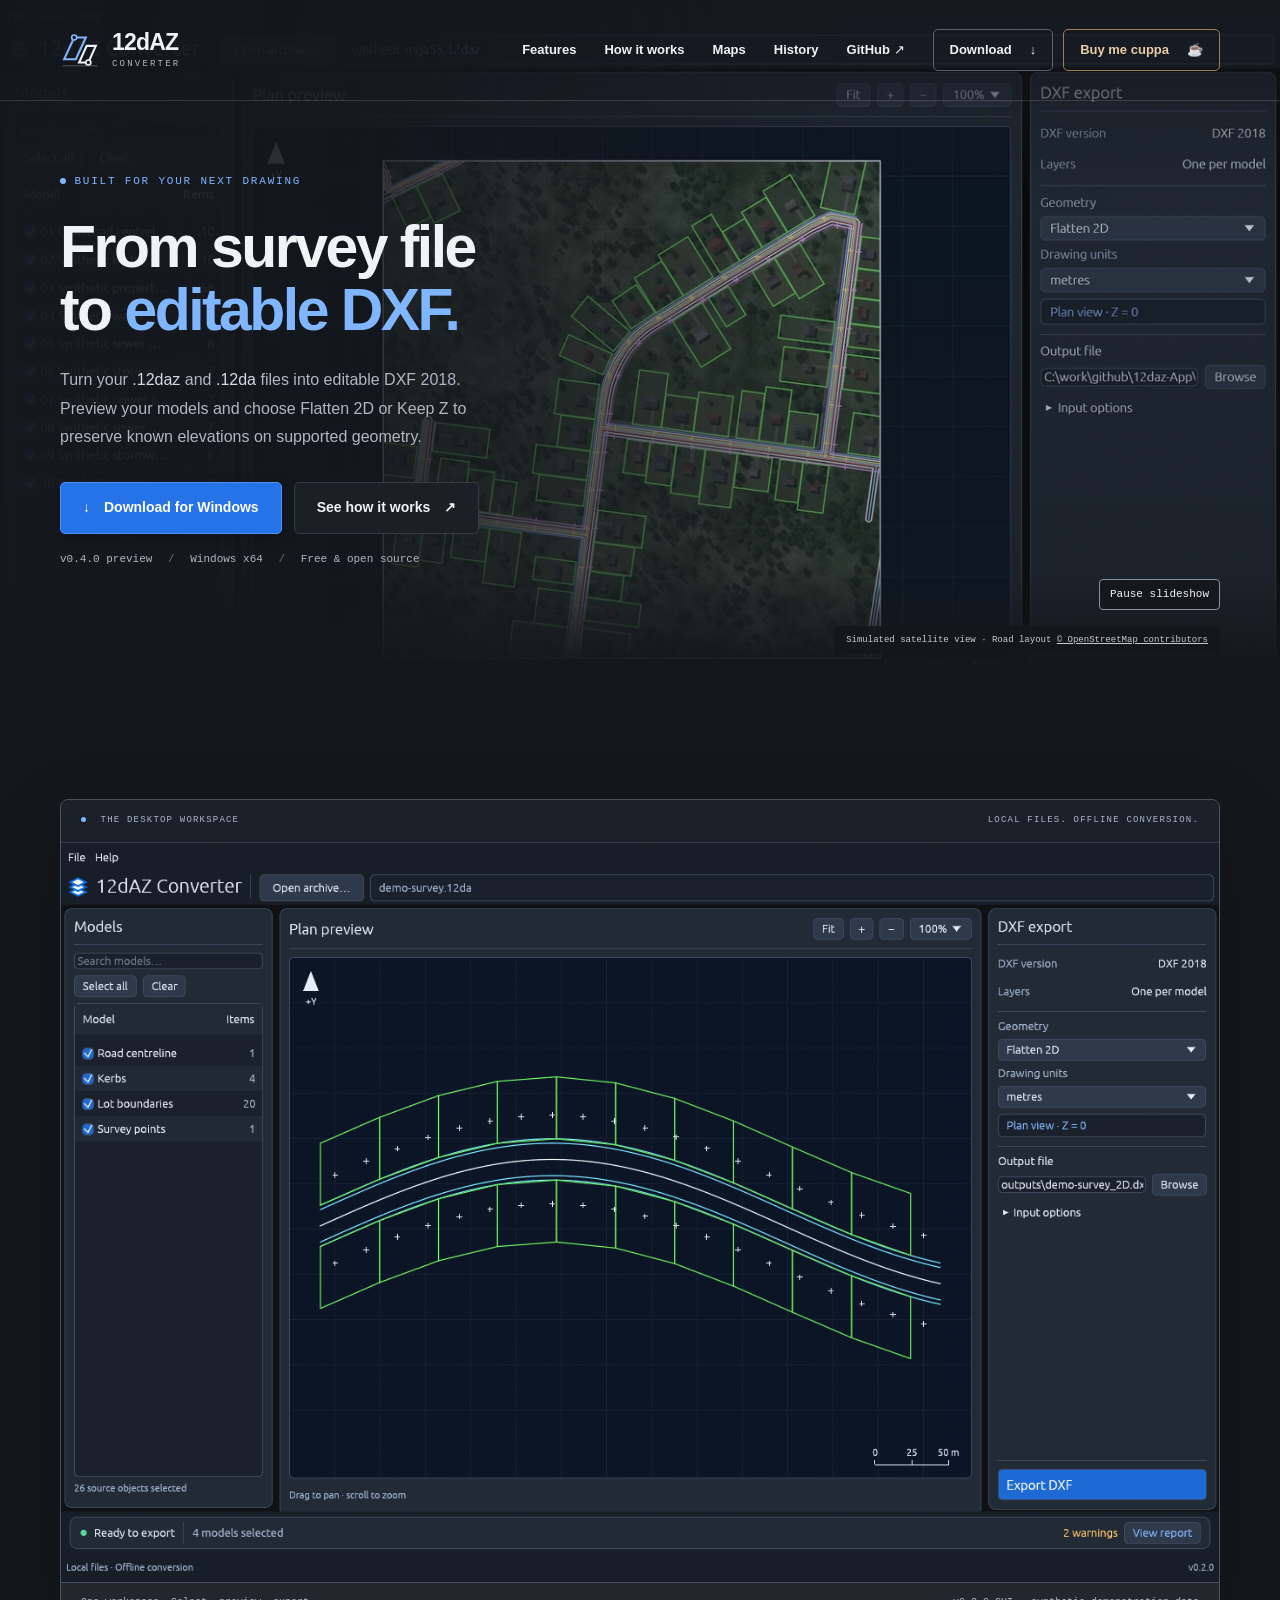
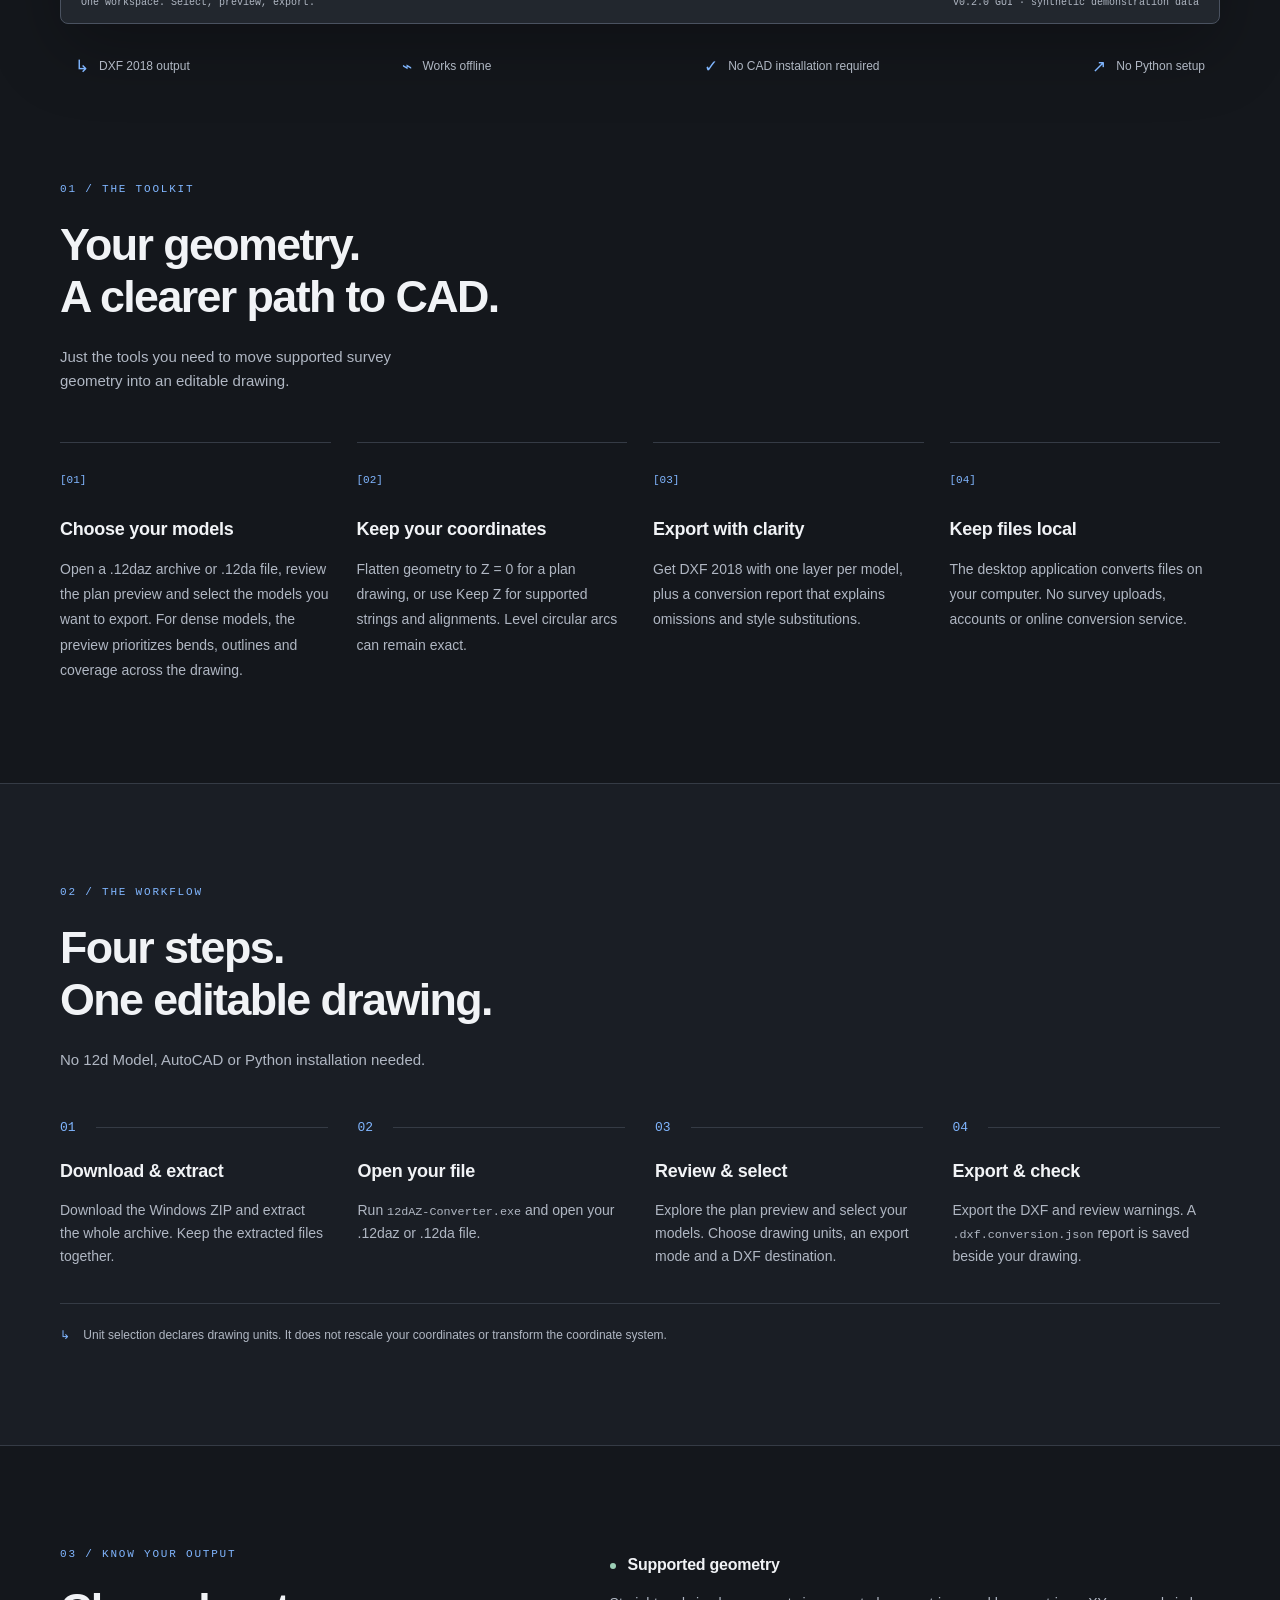
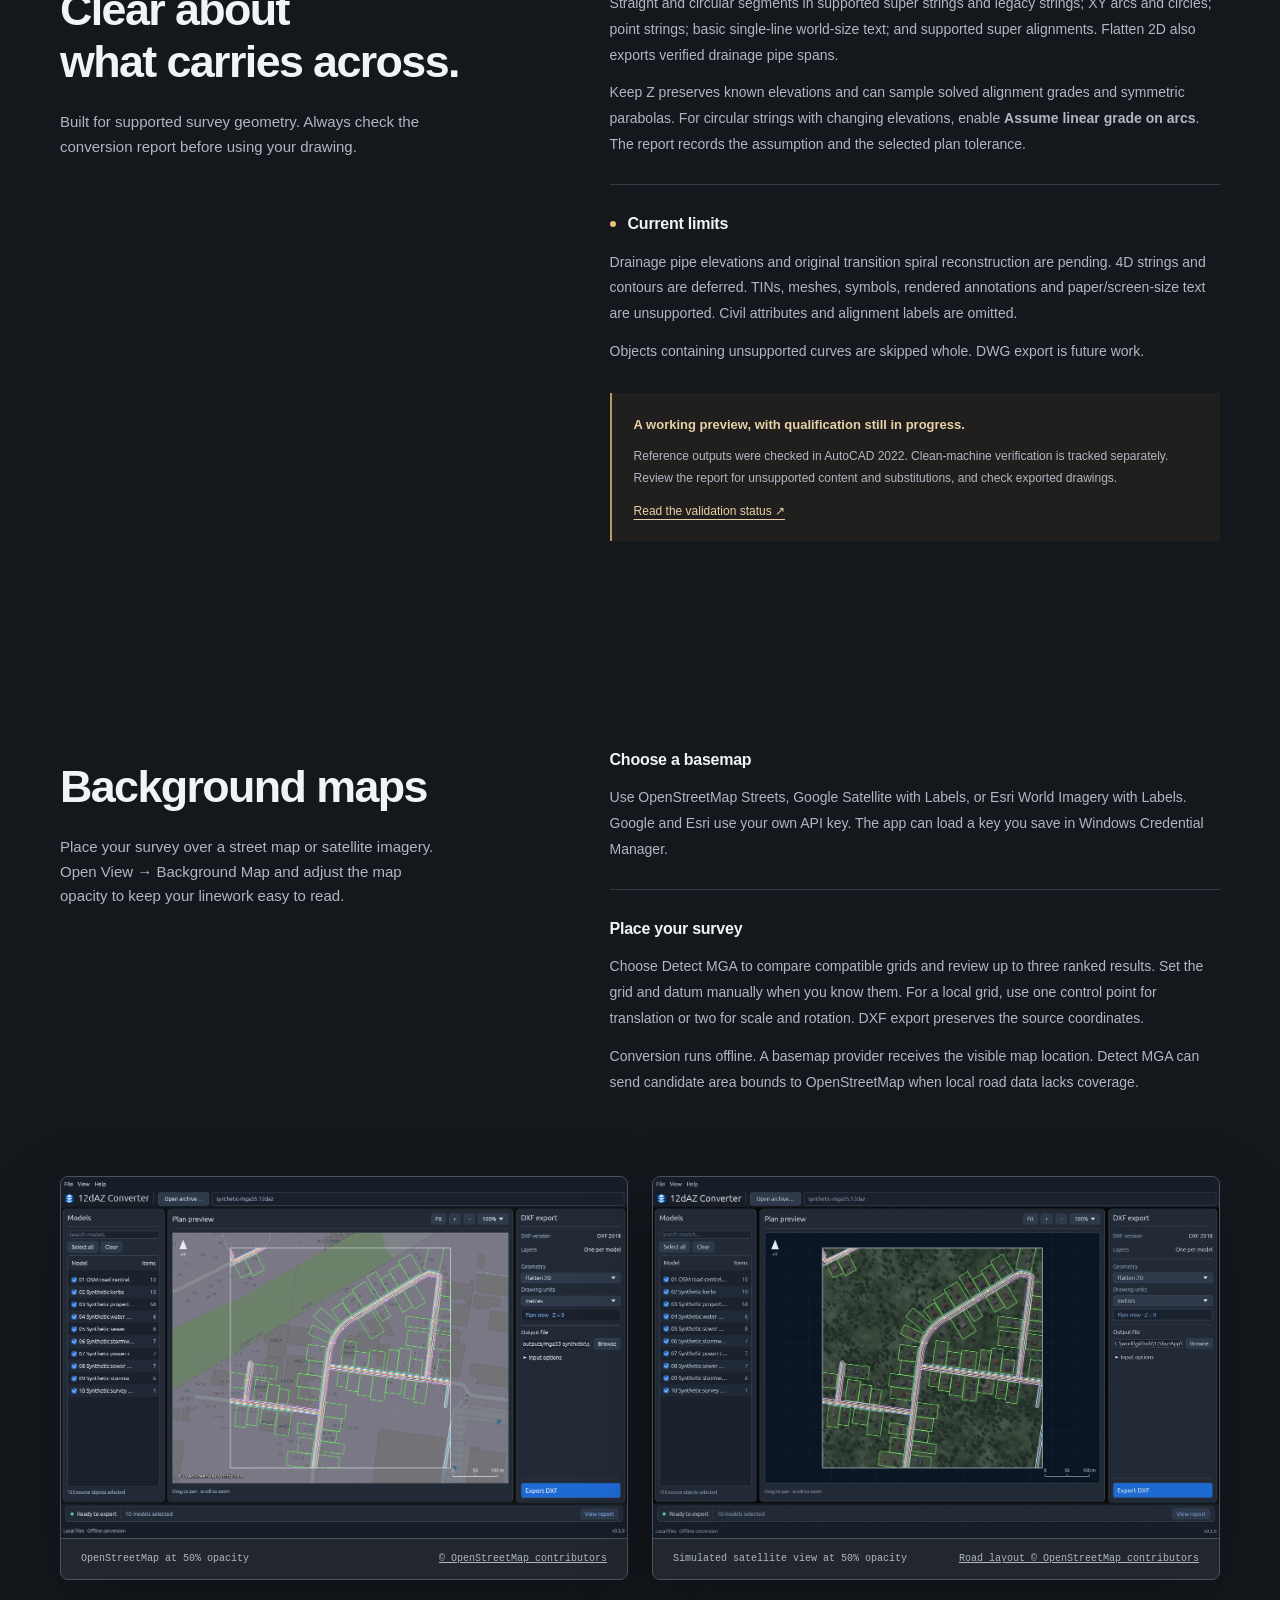
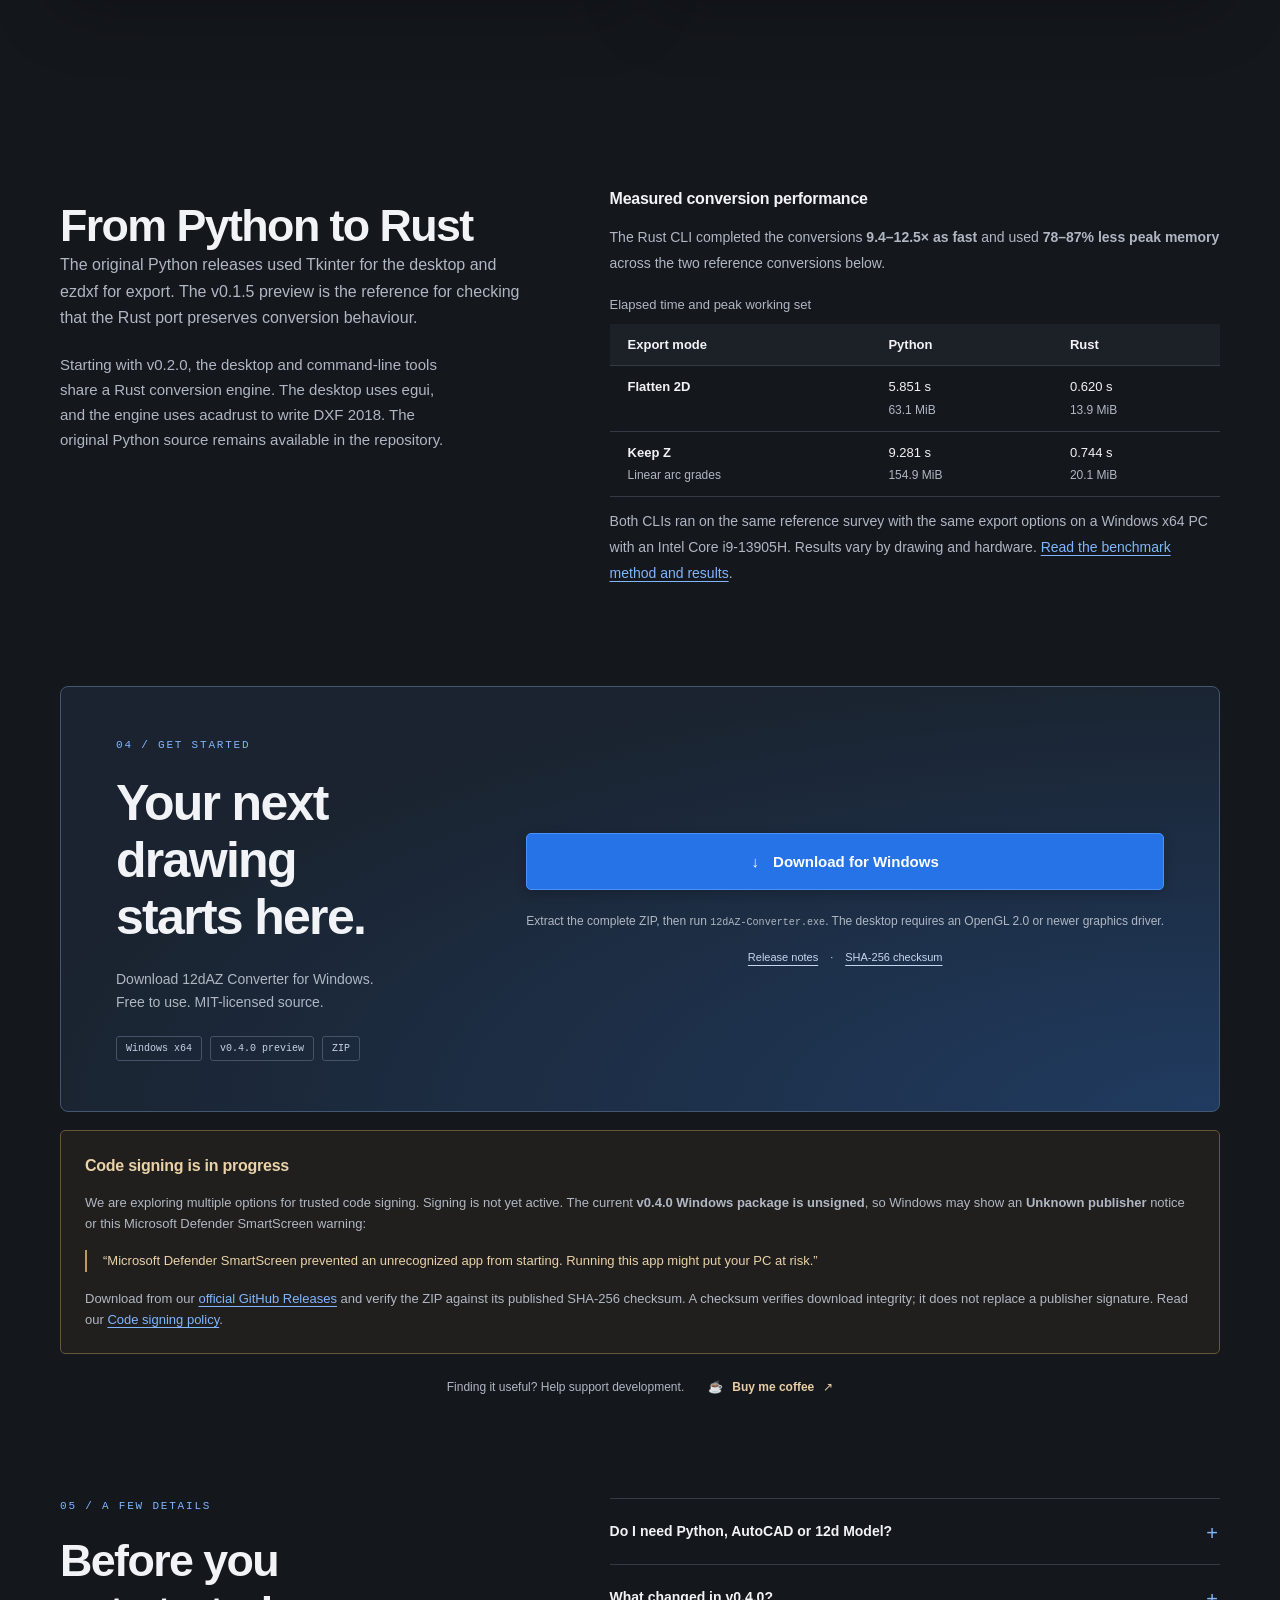
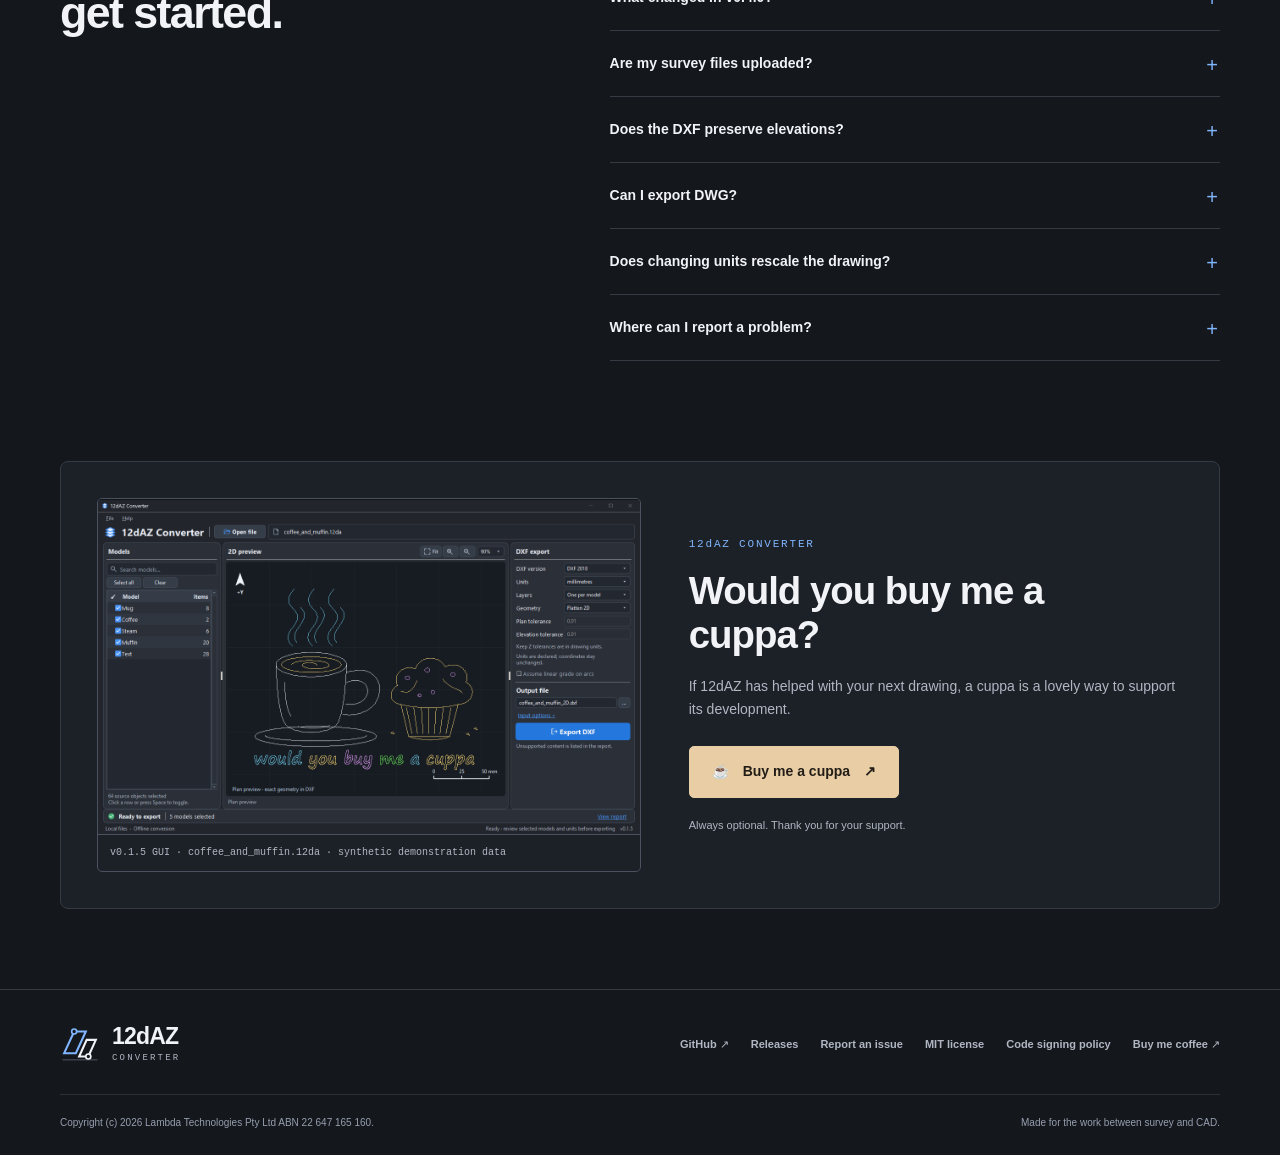
<file: website/index.html>
<!doctype html>
<html lang="en">
  <head>
    <meta charset="utf-8" />
    <meta name="viewport" content="width=device-width, initial-scale=1" />
    <meta name="theme-color" content="#14171c" />
    <title>12dAZ Converter — 12daz and 12da to 2D and 3D DXF</title>
    <meta
      name="description"
      content="Convert 12daz and 12da files to editable DXF 2018. Flatten to 2D or keep supported elevations with the free offline Windows converter."
    />
    <meta
      property="og:title"
      content="12dAZ Converter — From survey file to editable DXF"
    />
    <meta
      property="og:description"
      content="A free offline Windows converter for supported 12daz and 12da geometry with Flatten 2D and Keep Z export modes."
    />
    <meta property="og:type" content="website" />
    <link rel="icon" href="assets/favicon.svg" type="image/svg+xml" />
    <link rel="stylesheet" href="styles.css" />
  </head>
  <body>
    <a class="skip-link" href="#main">Skip to content</a>
    <div class="hero-masthead">
          <figure class="hero-photo" aria-label="Survey imagery">
            <div class="hero-slides">
            <img
              class="hero-slide hero-slide-aerial is-active"
              src="assets/12daz-converter-mga55-simulated-aerial.webp"
              width="1330"
              height="849"
              alt="12dAZ Converter showing a synthetic MGA Zone 55 survey over simulated satellite imagery"
              data-hero-credit="aerial"
              fetchpriority="high"
            />
            <img
              class="hero-slide"
              src="assets/surveyor-hero.webp"
              srcset="assets/surveyor-hero-960.webp 960w, assets/surveyor-hero.webp 1672w"
              sizes="100vw"
              width="1672"
              height="941"
              alt="Illustrative scene of two surveyors, an Asian woman and an older man wearing glasses, working with a total station beside a laptop displaying a synthetic road survey plan"
              aria-hidden="true"
            />
            <img class="hero-slide" src="assets/surveyor-port.webp"
              srcset="assets/surveyor-port-960.webp 960w, assets/surveyor-port.webp 1672w"
              sizes="100vw"
              width="1672" height="941" alt="Illustrative port survey with a man using a radio and a woman working at a laptop showing a synthetic quay plan" aria-hidden="true" />
            <img class="hero-slide" src="assets/surveyor-mine-driver.webp"
              srcset="assets/surveyor-mine-driver-960.webp 960w, assets/surveyor-mine-driver.webp 1536w"
              sizes="100vw"
              width="1536" height="864" alt="A surveyor wearing a hijab and hard hat drives an open-top utility vehicle carrying a tripod and survey equipment through an open-pit mine" aria-hidden="true" />
            </div>
          </figure>
          <p class="hero-credit">
            <span data-hero-caption="aerial">Simulated satellite view · Road layout <a href="https://www.openstreetmap.org/copyright">© OpenStreetMap contributors</a></span>
            <span data-hero-caption="illustration" hidden>AI-generated scene · synthetic survey · illustrative interface</span>
          </p>
          <button class="hero-pause" type="button" hidden>Pause slideshow</button>
    <header class="site-header">
      <div class="container header-inner">
        <a class="brand" href="#" aria-label="12dAZ Converter home"
          ><img class="brand-mark" src="assets/brand-mark.svg" width="40" height="40" alt="" /
          ><span class="brand-wordmark">12dAZ<span class="brand-light">Converter</span></span></a
        >
        <nav aria-label="Main navigation">
          <a href="#features">Features</a>
          <a href="#how-it-works">How it works</a>
          <a href="#background-maps">Maps</a>
          <a href="#history">History</a>
          <a href="https://github.com/Ala-Ismail/12daz-App"
            >GitHub <span aria-hidden="true">↗</span></a
          >
          <div class="nav-actions">
            <a class="nav-download" href="#download"
              >Download <span aria-hidden="true">↓</span></a
            >
            <a class="nav-cuppa" href="https://paypal.me/12dazapp"
              >Buy me cuppa <span aria-hidden="true">☕</span></a
            >
          </div>
        </nav>
      </div>
    </header>
      <section class="hero-title" aria-labelledby="hero-title">
          <div class="hero-copy container">
        <div class="eyebrow">
          <span class="status-dot" aria-hidden="true"></span> BUILT FOR YOUR
          NEXT DRAWING
        </div>
        <h1 id="hero-title">
          From survey file<br />to <span>editable DXF.</span>
        </h1>
        <p class="hero-description">
          Turn your <strong>.12daz</strong> and <strong>.12da</strong> files
          into editable DXF 2018. Preview your models and choose Flatten 2D
          or Keep Z to preserve known elevations on supported geometry.
        </p>
        <div class="hero-actions">
          <a
            class="button button-primary"
            href="https://github.com/Ala-Ismail/12daz-App/releases/download/v0.4.0/12dAZ-Converter-0.4.0-Windows-x64.zip"
            ><span aria-hidden="true">↓</span> Download for Windows</a
          >
          <a class="button button-secondary" href="#how-it-works"
            >See how it works <span aria-hidden="true">↗</span></a
          >
        </div>
        <p class="release-meta">
          v0.4.0 preview <span aria-hidden="true">/</span> Windows x64
          <span aria-hidden="true">/</span> Free &amp; open source
        </p>
          </div>
      </section>
    </div>

    <main id="main">
      <section class="hero container" aria-label="Application preview">
        <figure class="app-preview">
          <div class="preview-bar" aria-hidden="true">
            <span><i></i> THE DESKTOP WORKSPACE</span
            ><span>LOCAL FILES. OFFLINE CONVERSION.</span>
          </div>
          <a
            href="assets/12daz-converter-rust-0.2.0.png"
            aria-label="View the full-size 12dAZ Converter application screenshot"
          >
            <img
              src="assets/12daz-converter-rust-0.2.0.png"
              width="1330"
              height="849"
              alt="12dAZ Converter v0.2.0 showing selected survey models, a plan preview and DXF export settings"
              loading="lazy"
            />
          </a>
          <figcaption>
            <span>One workspace. Select, preview, export.</span
            ><span>v0.2.0 GUI · synthetic demonstration data</span>
          </figcaption>
        </figure>
        <div class="facts" aria-label="Application essentials">
          <span><b aria-hidden="true">↳</b> DXF 2018 output</span
          ><span><b aria-hidden="true">⌁</b> Works offline</span
          ><span><b aria-hidden="true">✓</b> No CAD installation required</span
          ><span><b aria-hidden="true">↗</b> No Python setup</span>
        </div>
      </section>

      <section
        class="section container"
        id="features"
        aria-labelledby="features-title"
      >
        <div class="section-heading">
          <p class="eyebrow">01 / THE TOOLKIT</p>
          <h2 id="features-title">
            Your geometry.<br />A clearer path to CAD.
          </h2>
          <p>
            Just the tools you need to move supported survey geometry into an
            editable drawing.
          </p>
        </div>
        <div class="feature-grid">
          <article class="feature">
            <span class="feature-index">[01]</span>
            <h3>Choose your models</h3>
            <p>
              Open a .12daz archive or .12da file, review the plan preview and
              select the models you want to export. For dense models, the
              preview prioritizes bends, outlines and coverage across the drawing.
            </p>
          </article>
          <article class="feature">
            <span class="feature-index">[02]</span>
            <h3>Keep your coordinates</h3>
            <p>
              Flatten geometry to Z = 0 for a plan drawing, or use Keep Z for
              supported strings and alignments. Level circular arcs can remain exact.
            </p>
          </article>
          <article class="feature">
            <span class="feature-index">[03]</span>
            <h3>Export with clarity</h3>
            <p>
              Get DXF 2018 with one layer per model, plus a conversion report
              that explains omissions and style substitutions.
            </p>
          </article>
          <article class="feature">
            <span class="feature-index">[04]</span>
            <h3>Keep files local</h3>
            <p>
              The desktop application converts files on your computer. No survey
              uploads, accounts or online conversion service.
            </p>
          </article>
        </div>
      </section>

      <section
        class="workflow-section"
        id="how-it-works"
        aria-labelledby="workflow-title"
      >
        <div class="container section">
          <div class="section-heading">
            <p class="eyebrow">02 / THE WORKFLOW</p>
            <h2 id="workflow-title">Four steps.<br />One editable drawing.</h2>
            <p>No 12d Model, AutoCAD or Python installation needed.</p>
          </div>
          <ol class="steps">
            <li>
              <span class="step-number" aria-hidden="true">01</span>
              <h3>Download &amp; extract</h3>
              <p>
                Download the Windows ZIP and extract the whole archive. Keep the
                extracted files together.
              </p>
            </li>
            <li>
              <span class="step-number" aria-hidden="true">02</span>
              <h3>Open your file</h3>
              <p>
                Run <code>12dAZ-Converter.exe</code> and open your .12daz or
                .12da file.
              </p>
            </li>
            <li>
              <span class="step-number" aria-hidden="true">03</span>
              <h3>Review &amp; select</h3>
              <p>
                Explore the plan preview and select your models. Choose drawing
                units, an export mode and a DXF destination.
              </p>
            </li>
            <li>
              <span class="step-number" aria-hidden="true">04</span>
              <h3>Export &amp; check</h3>
              <p>
                Export the DXF and review warnings. A
                <code>.dxf.conversion.json</code> report is saved beside your
                drawing.
              </p>
            </li>
          </ol>
          <p class="unit-note">
            <span aria-hidden="true">↳</span> Unit selection declares drawing
            units. It does not rescale your coordinates or transform the
            coordinate system.
          </p>
        </div>
      </section>

      <section
        class="section container geometry-section"
        aria-labelledby="geometry-title"
      >
        <div class="section-heading">
          <p class="eyebrow">03 / KNOW YOUR OUTPUT</p>
          <h2 id="geometry-title">Clear about<br />what carries across.</h2>
          <p>
            Built for supported survey geometry. Always check the conversion
            report before using your drawing.
          </p>
        </div>
        <div class="geometry-content">
          <div class="geometry-group">
            <h3>
              <span class="small-dot supported" aria-hidden="true"></span>
              Supported geometry
            </h3>
            <p>
              Straight and circular segments in supported super strings and
              legacy strings; XY arcs and circles; point strings; basic
              single-line world-size text; and supported super alignments.
              Flatten 2D also exports verified drainage pipe spans.
            </p>
            <p>
              Keep Z preserves known elevations and can sample solved alignment
              grades and symmetric parabolas. For circular strings with changing
              elevations, enable <strong>Assume linear grade on arcs</strong>.
              The report records the assumption and the selected plan tolerance.
            </p>
          </div>
          <div class="geometry-group">
            <h3>
              <span class="small-dot limited" aria-hidden="true"></span> Current
              limits
            </h3>
            <p>
              Drainage pipe elevations and original transition spiral reconstruction
              are pending. 4D strings and contours are deferred. TINs, meshes,
              symbols, rendered annotations and paper/screen-size text are
              unsupported. Civil attributes and alignment labels are omitted.
            </p>
            <p>
              Objects containing unsupported curves are skipped whole. DWG
              export is future work.
            </p>
          </div>
          <aside class="preview-notice">
            <strong
              >A working preview, with qualification still in progress.</strong
            >
            <p>
              Reference outputs were checked in AutoCAD 2022. Clean-machine
              verification is tracked separately. Review the report for
              unsupported content and substitutions, and check exported drawings.
            </p>
            <a
              href="https://github.com/Ala-Ismail/12daz-App/blob/main/docs/rust_migration_validation.md"
              >Read the validation status <span aria-hidden="true">↗</span></a
            >
          </aside>
        </div>
      </section>

      <section
        class="section container geometry-section"
        id="background-maps"
        aria-labelledby="background-maps-title"
      >
        <div class="section-heading">
          <h2 id="background-maps-title">Background maps</h2>
          <p>
            Place your survey over a street
            map or satellite imagery. Open View → Background Map and adjust
            the map opacity to keep your linework easy to read.
          </p>
        </div>
        <div class="geometry-content">
          <div class="geometry-group">
            <h3>Choose a basemap</h3>
            <p>
              Use OpenStreetMap Streets, Google Satellite with Labels, or Esri
              World Imagery with Labels. Google and Esri use your own API key.
              The app can load a key you save in Windows Credential Manager.
            </p>
          </div>
          <div class="geometry-group">
            <h3>Place your survey</h3>
            <p>
              Choose Detect MGA to compare compatible grids and review up to
              three ranked results. Set the grid and datum manually when you
              know them. For a local grid, use one control point for translation
              or two for scale and rotation. DXF export preserves the source
              coordinates.
            </p>
            <p>
              Conversion runs offline. A basemap provider receives the visible
              map location. Detect MGA can send candidate area bounds to OpenStreetMap
              when local road data lacks coverage.
            </p>
          </div>
        </div>
        <div class="map-examples">
          <figure class="app-preview">
            <a href="assets/12daz-converter-mga55-openstreetmap.png">
              <img
                src="assets/12daz-converter-mga55-openstreetmap.png"
                alt="12dAZ Converter showing synthetic road, property and utility linework over an OpenStreetMap basemap"
                width="1330"
                height="849"
                loading="lazy"
              />
            </a>
            <figcaption>
              <span>OpenStreetMap at 50% opacity</span>
              <a href="https://www.openstreetmap.org/copyright">© OpenStreetMap contributors</a>
            </figcaption>
          </figure>
          <figure class="app-preview">
            <a href="assets/12daz-converter-mga55-simulated-aerial.webp">
              <img
                src="assets/12daz-converter-mga55-simulated-aerial.webp"
                alt="12dAZ Converter showing the same synthetic MGA Zone 55 survey over simulated satellite imagery"
                width="1330"
                height="849"
                loading="lazy"
              />
            </a>
            <figcaption>
              <span>Simulated satellite view at 50% opacity</span>
              <a href="https://www.openstreetmap.org/copyright">Road layout © OpenStreetMap contributors</a>
            </figcaption>
          </figure>
        </div>
      </section>

      <section
        class="section container geometry-section"
        id="history"
        aria-labelledby="history-title"
      >
        <div class="section-heading">
          <h2 id="history-title">From Python to Rust</h2>
          <p>
            The original Python releases used Tkinter for the desktop and
            ezdxf for export. The v0.1.5 preview is the reference for checking
            that the Rust port preserves conversion behaviour.
          </p>
          <p>
            Starting with v0.2.0, the desktop and command-line tools share a
            Rust conversion engine. The desktop uses egui, and the engine uses
            acadrust to write DXF 2018. The original Python source remains available in
            the repository.
          </p>
        </div>
        <div class="geometry-content">
          <div class="geometry-group">
            <h3>Measured conversion performance</h3>
            <p>
              The Rust CLI completed the conversions <strong>9.4–12.5× as fast</strong>
              and used <strong>78–87% less peak memory</strong>
              across the two reference conversions below.
            </p>
            <table class="benchmark-table">
              <caption>Elapsed time and peak working set</caption>
              <thead>
                <tr>
                  <th scope="col">Export mode</th>
                  <th scope="col">Python</th>
                  <th scope="col">Rust</th>
                </tr>
              </thead>
              <tbody>
                <tr>
                  <th scope="row">Flatten 2D</th>
                  <td>5.851 s <span>63.1 MiB</span></td>
                  <td>0.620 s <span>13.9 MiB</span></td>
                </tr>
                <tr>
                  <th scope="row">Keep Z <span>Linear arc grades</span></th>
                  <td>9.281 s <span>154.9 MiB</span></td>
                  <td>0.744 s <span>20.1 MiB</span></td>
                </tr>
              </tbody>
            </table>
            <p>
              Both CLIs ran on the same reference survey with the same export
              options on a Windows x64 PC with an Intel Core i9-13905H.
              Results vary by drawing and hardware.
              <a href="https://github.com/Ala-Ismail/12daz-App/blob/main/docs/rust_migration_validation.md#conversion-and-repeatability">Read the benchmark method and results</a>.
            </p>
          </div>
        </div>
      </section>

      <section
        class="container download-section"
        id="download"
        aria-labelledby="download-title"
      >
        <div class="download-panel">
          <div>
            <p class="eyebrow">04 / GET STARTED</p>
            <h2 id="download-title">Your next drawing<br />starts here.</h2>
            <p>
              Download 12dAZ Converter for Windows.<br />Free to use.
              MIT-licensed source.
            </p>
            <div class="download-tags">
              <span>Windows x64</span><span>v0.4.0 preview</span
              ><span>ZIP</span>
            </div>
          </div>
          <div class="download-actions">
            <a
              class="button button-primary"
              href="https://github.com/Ala-Ismail/12daz-App/releases/download/v0.4.0/12dAZ-Converter-0.4.0-Windows-x64.zip"
              ><span aria-hidden="true">↓</span> Download for Windows</a
            >
            <p>
              Extract the complete ZIP, then run <code>12dAZ-Converter.exe</code>.
              The desktop requires an OpenGL 2.0 or newer graphics driver.
            </p>
            <div class="release-links">
              <a
                href="https://github.com/Ala-Ismail/12daz-App/releases/tag/v0.4.0"
                >Release notes</a
              ><span aria-hidden="true">·</span
              ><a
                href="https://github.com/Ala-Ismail/12daz-App/releases/download/v0.4.0/SHA256SUMS.txt"
                >SHA-256 checksum</a
              >
            </div>
          </div>
        </div>
        <aside class="signing-note" aria-labelledby="signing-status-title">
          <h3 id="signing-status-title">Code signing is in progress</h3>
          <p>
            We are exploring multiple options for trusted code signing.
            Signing is not yet active. The current
            <strong>v0.4.0 Windows package is unsigned</strong>, so Windows
            may show an <strong>Unknown publisher</strong>
            notice or this Microsoft Defender SmartScreen warning:
          </p>
          <blockquote>
            “Microsoft Defender SmartScreen prevented an unrecognized app from
            starting. Running this app might put your PC at risk.”
          </blockquote>
          <p>
            Download from our
            <a href="https://github.com/Ala-Ismail/12daz-App/releases"
              >official GitHub Releases</a
            >
            and verify the ZIP against its published SHA-256 checksum. A
            checksum verifies download integrity; it does not replace a
            publisher signature. Read our
            <a href="code-signing-policy.html">Code signing policy</a>.
          </p>
        </aside>
        <div class="coffee-row">
          <p>Finding it useful? Help support development.</p>
          <a class="coffee-link" href="https://paypal.me/12dazapp"
            ><span aria-hidden="true">☕</span> Buy me coffee
            <span aria-hidden="true">↗</span></a
          >
        </div>
      </section>

      <section
        class="section container faq-section"
        aria-labelledby="faq-title"
      >
        <div class="section-heading">
          <p class="eyebrow">05 / A FEW DETAILS</p>
          <h2 id="faq-title">Before you<br />get started.</h2>
        </div>
        <div class="faq-list">
          <details>
            <summary>Do I need Python, AutoCAD or 12d Model?</summary>
            <p>
              No. The Windows download runs on its own and converts supported
              geometry locally.
            </p>
          </details>
          <details>
            <summary>What changed in v0.4.0?</summary>
            <p>
              Detect MGA ranks compatible grids using road corridors. The preview
              also supports Brisbane City Survey Grid and can highlight geometry
              that the current DXF settings will skip. Open Help → Map Projection
              Suggestions for the offline guide.
              <a href="https://github.com/Ala-Ismail/12daz-App/releases/tag/v0.4.0">Read the release notes</a>.
            </p>
          </details>
          <details>
            <summary>Are my survey files uploaded?</summary>
            <p>
              No. Conversion takes place locally in the desktop application.
              This website does not accept survey files.
            </p>
          </details>
          <details>
            <summary>Does the DXF preserve elevations?</summary>
            <p>
              Yes, for supported geometry in Keep Z mode. Valid zero and
              negative elevations are preserved. Flatten 2D sets the output
              elevations to zero. Check the report for objects skipped in Keep Z.
            </p>
          </details>
          <details>
            <summary>Can I export DWG?</summary>
            <p>The current output is DXF 2018. DWG export is future work.</p>
          </details>
          <details>
            <summary>Does changing units rescale the drawing?</summary>
            <p>
              No. Selecting units declares the drawing units without rescaling
              coordinates. There is no automatic scaling or coordinate-system
              transformation.
            </p>
          </details>
          <details>
            <summary>Where can I report a problem?</summary>
            <p>
              Open an issue on
              <a href="https://github.com/Ala-Ismail/12daz-App/issues"
                >GitHub</a
              >
              with a description of the problem and relevant warnings. Do not
              post private survey files or sensitive project data.
            </p>
          </details>
        </div>
      </section>
      <section class="container cuppa-section" aria-labelledby="cuppa-title">
        <div class="cuppa-panel">
          <figure class="cuppa-preview">
            <a
              href="assets/12daz-coffee-and-muffin-gui.png"
              aria-label="View the full-size 12dAZ Converter GUI showing the coffee and muffin drawing"
            >
              <img
                src="assets/12daz-coffee-and-muffin-gui.png"
                width="1280"
                height="791"
                loading="lazy"
                alt="12dAZ Converter v0.1.5 with five selected models and a drawing of a cup of coffee, a muffin and the words ‘would you buy me a cuppa’"
              />
            </a>
            <figcaption>
              v0.1.5 GUI · coffee_and_muffin.12da · synthetic demonstration data
            </figcaption>
          </figure>
          <div class="cuppa-content">
            <p class="eyebrow">12dAZ CONVERTER</p>
            <h2 id="cuppa-title">Would you buy me a cuppa?</h2>
            <p>
              If 12dAZ has helped with your next drawing, a cuppa is a lovely
              way to support its development.
            </p>
            <a class="button cuppa-button" href="https://paypal.me/12dazapp"
              ><span aria-hidden="true">☕</span> Buy me a cuppa
              <span aria-hidden="true">↗</span></a
            >
            <p class="cuppa-note">
              Always optional. Thank you for your support.
            </p>
          </div>
        </div>
      </section>
    </main>

    <footer class="site-footer">
      <div class="container">
        <div class="footer-top">
          <a class="brand" href="#"
            ><img class="brand-mark" src="assets/brand-mark.svg" width="40" height="40" alt="" /
            ><span class="brand-wordmark">12dAZ<span class="brand-light">Converter</span></span></a
          >
          <nav aria-label="Footer navigation">
            <a href="https://github.com/Ala-Ismail/12daz-App">GitHub ↗</a
            ><a href="https://github.com/Ala-Ismail/12daz-App/releases"
              >Releases</a
            ><a href="https://github.com/Ala-Ismail/12daz-App/issues"
              >Report an issue</a
            ><a href="https://github.com/Ala-Ismail/12daz-App/blob/main/LICENSE"
              >MIT license</a
            ><a href="code-signing-policy.html">Code signing policy</a>
            <a href="https://paypal.me/12dazapp">Buy me coffee ↗</a>
          </nav>
        </div>
        <div class="footer-bottom">
          <p>
            Copyright (c) 2026 Lambda Technologies Pty Ltd ABN 22 647 165 160.
          </p>
          <p>Made for the work between survey and CAD.</p>
        </div>
      </div>
    </footer>
    <script src="hero-slideshow.js" defer></script>
  </body>
</html>
</file>
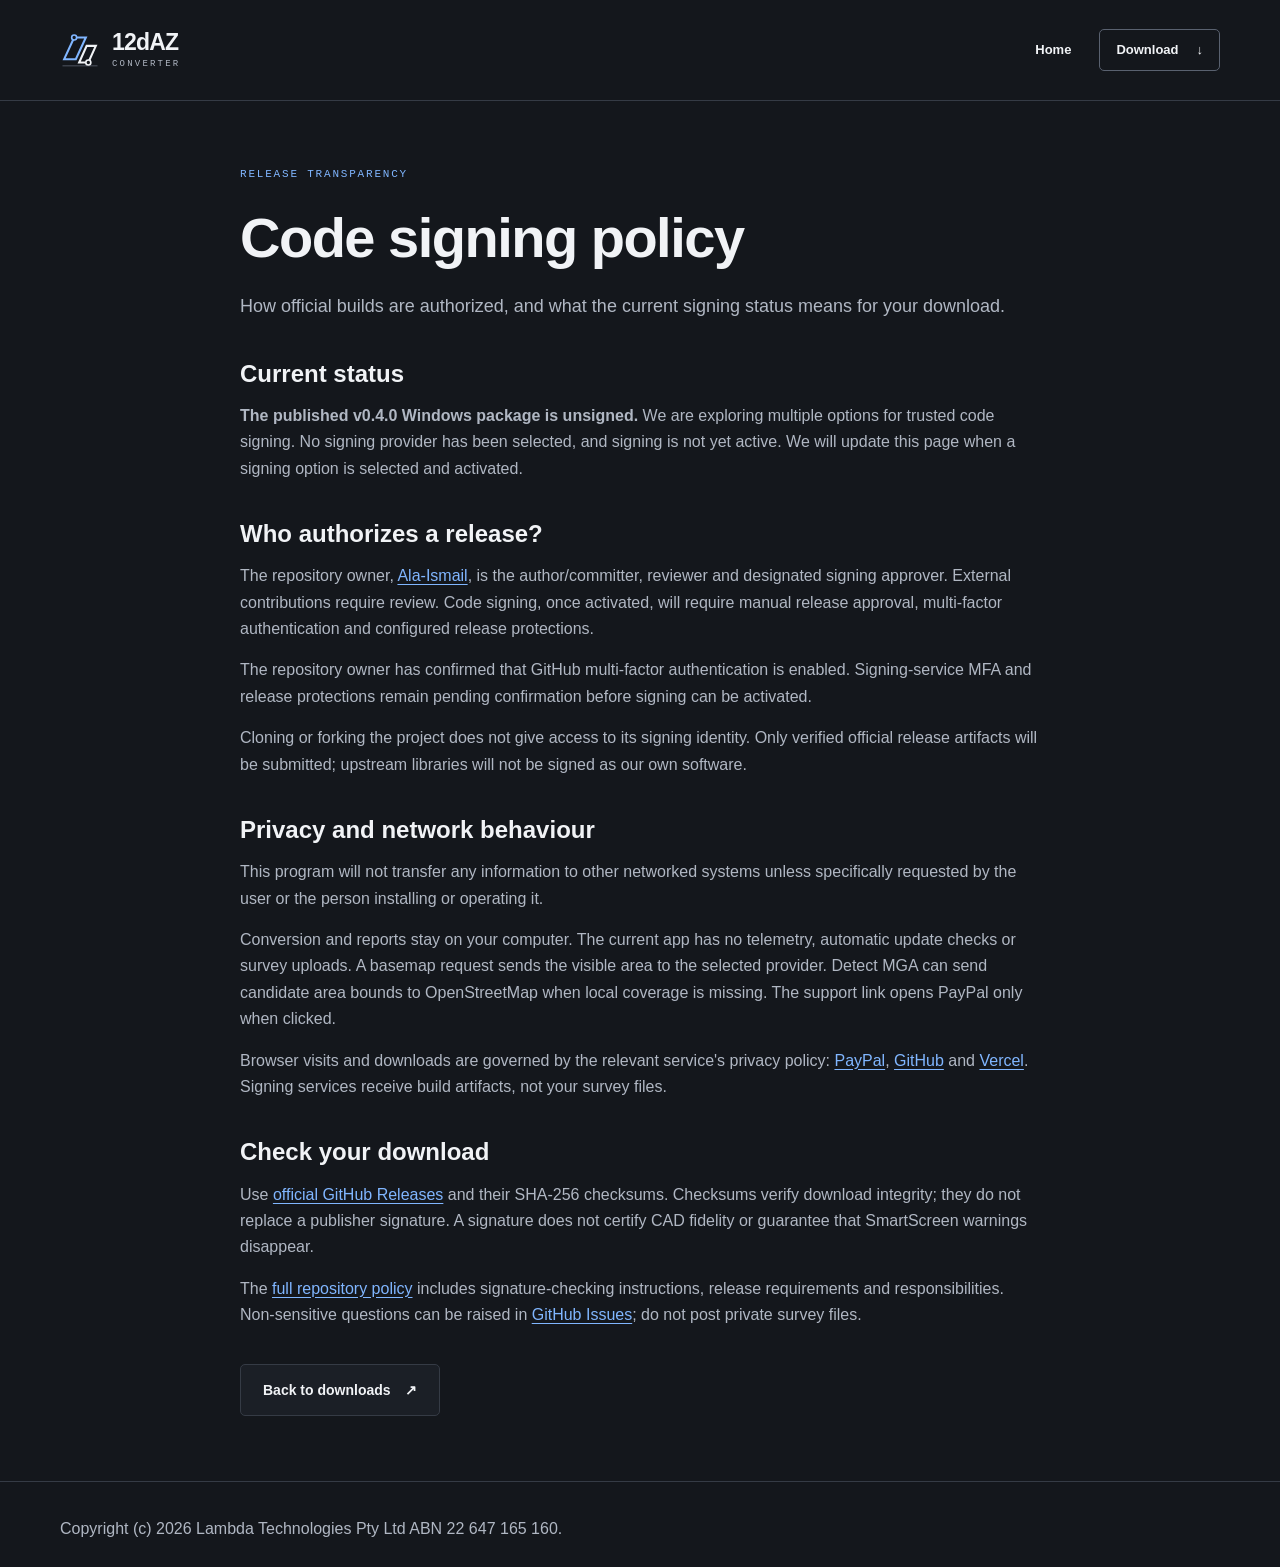
<file: website/code-signing-policy.html>
<!doctype html>
<html lang="en">
  <head>
    <meta charset="utf-8" />
    <meta name="viewport" content="width=device-width, initial-scale=1" />
    <meta name="theme-color" content="#14171c" />
    <title>Code signing policy — 12dAZ Converter</title>
    <meta
      name="description"
      content="12dAZ Converter signing status, release responsibilities and privacy information. The v0.4.0 Windows download is unsigned."
    />
    <link rel="icon" href="assets/favicon.svg" type="image/svg+xml" />
    <link rel="stylesheet" href="styles.css" />
  </head>
  <body>
    <a class="skip-link" href="#main">Skip to content</a>
    <header class="site-header">
      <div class="container header-inner">
        <a class="brand" href="index.html"
          ><img class="brand-mark" src="assets/brand-mark.svg" width="40" height="40" alt="" /
          ><span class="brand-wordmark">12dAZ<span class="brand-light">Converter</span></span></a
        >
        <nav aria-label="Main navigation">
          <a href="index.html">Home</a
          ><a class="nav-download" href="index.html#download"
            >Download <span aria-hidden="true">↓</span></a
          >
        </nav>
      </div>
    </header>
    <main id="main" class="container policy-page">
      <p class="eyebrow">RELEASE TRANSPARENCY</p>
      <h1>Code signing policy</h1>
      <p class="policy-intro">
        How official builds are authorized, and what the current signing status
        means for your download.
      </p>
      <section aria-labelledby="status-title">
        <h2 id="status-title">Current status</h2>
        <p>
          <strong>The published v0.4.0 Windows package is unsigned.</strong> We are exploring multiple
          options for trusted code signing. No signing provider has been
          selected, and signing is not yet active. We will update this page
          when a signing option is selected and activated.
        </p>
      </section>
      <section aria-labelledby="team-title">
        <h2 id="team-title">Who authorizes a release?</h2>
        <p>
          The repository owner,
          <a href="https://github.com/Ala-Ismail">Ala-Ismail</a>, is the
          author/committer, reviewer and designated signing approver. External
          contributions require review. Code signing, once activated, will
          require manual release approval, multi-factor authentication and
          configured release protections.
        </p>
        <p>
          The repository owner has confirmed that GitHub multi-factor
          authentication is enabled. Signing-service MFA and release protections remain
          pending confirmation before signing can be activated.
        </p>
        <p>
          Cloning or forking the project does not give access to its signing
          identity. Only verified official release artifacts will be submitted;
          upstream libraries will not be signed as our own software.
        </p>
      </section>
      <section aria-labelledby="privacy-title">
        <h2 id="privacy-title">Privacy and network behaviour</h2>
        <p>
          This program will not transfer any information to other networked
          systems unless specifically requested by the user or the person
          installing or operating it.
        </p>
        <p>
          Conversion and reports stay on your computer. The current app has no
          telemetry, automatic update checks or survey uploads. A basemap request
          sends the visible area to the selected provider. Detect MGA can send
          candidate area bounds to OpenStreetMap when local coverage is missing.
          The support link opens PayPal only when clicked.
        </p>
        <p>
          Browser visits and downloads are governed by the relevant service's
          privacy policy: <a href="https://www.paypal.com/privacy">PayPal</a>,
          <a
            href="https://docs.github.com/en/site-policy/privacy-policies/github-general-privacy-statement"
            >GitHub</a
          >
          and <a href="https://vercel.com/legal/privacy-policy">Vercel</a>.
          Signing services receive build artifacts, not your survey files.
        </p>
      </section>
      <section aria-labelledby="verify-title">
        <h2 id="verify-title">Check your download</h2>
        <p>
          Use
          <a href="https://github.com/Ala-Ismail/12daz-App/releases"
            >official GitHub Releases</a
          >
          and their SHA-256 checksums. Checksums verify download integrity; they
          do not replace a publisher signature. A signature does not certify CAD
          fidelity or guarantee that SmartScreen warnings disappear.
        </p>
        <p>
          The
          <a
            href="https://github.com/Ala-Ismail/12daz-App/blob/main/docs/code_signing_policy.md"
            >full repository policy</a
          >
          includes signature-checking instructions, release requirements and
          responsibilities. Non-sensitive questions can be raised in
          <a href="https://github.com/Ala-Ismail/12daz-App/issues"
            >GitHub Issues</a
          >; do not post private survey files.
        </p>
      </section>
      <a class="button button-secondary" href="index.html#download"
        >Back to downloads <span aria-hidden="true">↗</span></a
      >
    </main>
    <footer class="site-footer">
      <div class="container">
        <p>
          Copyright (c) 2026 Lambda Technologies Pty Ltd ABN 22 647 165 160.
        </p>
      </div>
    </footer>
  </body>
</html>
</file>
<file: website/styles.css>
/* Self-contained static site: no fonts, scripts or assets from third parties. */
:root {
  color-scheme: dark;
  --bg: #14171c;
  --panel: #1c2027;
  --line: #353b45;
  --text: #f1f3f6;
  --muted: #b0b7c3;
  --blue: #80b6ff;
  --accent: #2673e7;
  --mono: ui-monospace, SFMono-Regular, Consolas, monospace;
  --sans: Inter, "Segoe UI", Arial, sans-serif;
}
* {
  box-sizing: border-box;
}
html {
  scroll-behavior: smooth;
  scroll-padding-top: 30px;
}
body {
  margin: 0;
  background: var(--bg);
  color: var(--text);
  font-family: var(--sans);
  font-size: 16px;
  line-height: 1.65;
}
a {
  color: inherit;
  text-decoration: none;
}
a:hover {
  color: var(--blue);
}
a:focus-visible,
summary:focus-visible {
  outline: 3px solid var(--blue);
  outline-offset: 6px;
}
p,
h1,
h2,
h3,
figure {
  margin: 0;
}
p {
  color: var(--muted);
}
img {
  display: block;
  max-width: 100%;
  height: auto;
}
button,
a,
summary {
  -webkit-tap-highlight-color: transparent;
}
code {
  font-family: var(--mono);
  font-size: 0.84em;
  overflow-wrap: anywhere;
}
.container {
  width: min(1160px, calc(100% - 80px));
  margin-inline: auto;
}
.skip-link {
  position: absolute;
  top: -100px;
  left: 20px;
  z-index: 10;
  padding: 12px 20px;
  background: var(--text);
  color: var(--bg);
}
.skip-link:focus {
  top: 12px;
}
.site-header {
  border-bottom: 1px solid var(--line);
}
.header-inner {
  min-height: 100px;
  display: flex;
  align-items: center;
  justify-content: space-between;
  gap: 30px;
}
.brand {
  display: inline-flex;
  align-items: center;
  gap: 12px;
  font-size: 18px;
  font-weight: 750;
  white-space: nowrap;
  letter-spacing: -0.5px;
}
.brand-mark {
  display: block;
  width: 40px;
  height: 40px;
  flex: 0 0 40px;
}
.brand-wordmark {
  display: flex;
  flex-direction: column;
  font-size: 23px;
  font-weight: 700;
  line-height: 1;
  letter-spacing: -0.8px;
}
.brand-light {
  margin-top: 6px;
  font-family: var(--mono);
  font-size: 9px;
  font-weight: 400;
  line-height: 1;
  letter-spacing: 2.2px;
  text-transform: uppercase;
  color: var(--muted);
}

nav {
  display: flex;
  align-items: center;
  gap: 28px;
  font-size: 13px;
  font-weight: 550;
}
.nav-actions {
  display: flex;
  align-items: center;
  gap: 10px;
  white-space: nowrap;
}
.nav-download,
.nav-cuppa {
  border: 1px solid #59616f;
  border-radius: 5px;
  padding: 9px 16px;
  display: flex;
  gap: 18px;
}
.nav-cuppa {
  border-color: #9d8058;
  color: #e8cda5;
}
.nav-cuppa:hover {
  border-color: #e8cda5;
  color: #f5dfbf;
  background: #2e2820;
}
.hero {
  padding-top: 76px;
  text-align: center;
}
.eyebrow {
  font: 11px/1.6 var(--mono);
  letter-spacing: 1.8px;
  color: var(--blue);
}
.hero > .eyebrow {
  display: flex;
  justify-content: center;
  align-items: center;
  gap: 10px;
}
.status-dot,
.small-dot {
  display: inline-block;
  width: 6px;
  height: 6px;
  border-radius: 50%;
  background: var(--blue);
}
h1 {
  font-size: clamp(46px, 6.2vw, 80px);
  line-height: 1.08;
  letter-spacing: -3.8px;
  font-weight: 650;
  margin: 24px 0;
}
h1 span {
  color: var(--blue);
}
.hero-description {
  max-width: 610px;
  margin: auto;
  font-size: 17px;
  line-height: 1.8;
}
.hero-description strong {
  font-weight: 500;
  color: #d4dbe6;
}
.hero-actions {
  margin-top: 30px;
  display: flex;
  justify-content: center;
  gap: 12px;
}
.button {
  display: inline-flex;
  justify-content: center;
  align-items: center;
  gap: 14px;
  min-height: 52px;
  padding: 12px 22px;
  border: 1px solid transparent;
  border-radius: 5px;
  font-size: 14px;
  font-weight: 600;
  line-height: 1.4;
  transition:
    background 0.15s,
    border-color 0.15s;
}
.button-primary {
  background: var(--accent);
  color: #fff;
  border-color: #4b91fb;
  box-shadow: 0 3px 12px #0003;
}
.button-primary:hover {
  background: #195fc8;
  color: #fff;
}
.button-secondary {
  border-color: var(--line);
  background: #1b1f26;
}
.button-secondary:hover {
  border-color: #6b7c95;
  background: #242c37;
}
.release-meta {
  font-size: 11px;
  font-family: var(--mono);
  margin-top: 16px;
}
.release-meta span {
  padding: 0 9px;
  color: #646e7f;
}
.app-preview {
  margin-top: 55px;
  border: 1px solid #4a5260;
  border-radius: 8px;
  overflow: hidden;
  background: #22272e;
  box-shadow: 0 25px 70px #0004;
  text-align: left;
}
.preview-bar {
  display: flex;
  justify-content: space-between;
  padding: 14px 20px;
  background: #1c2129;
  font: 9px/1.5 var(--mono);
  letter-spacing: 1.2px;
  color: #aab6c8;
  border-bottom: 1px solid var(--line);
}
.preview-bar i {
  display: inline-block;
  background: var(--blue);
  width: 5px;
  height: 5px;
  border-radius: 50%;
  margin-right: 8px;
}
.app-preview img {
  width: 100%;
}
.app-preview > a {
  display: block;
}
.app-preview > a:focus-visible {
  outline-offset: -4px;
}
figcaption {
  display: flex;
  justify-content: space-between;
  gap: 15px;
  padding: 12px 20px;
  font: 10px/1.6 var(--mono);
  color: var(--muted);
  border-top: 1px solid #4a5260;
}
.facts {
  display: flex;
  justify-content: space-between;
  gap: 20px;
  padding: 29px 15px 0;
  color: var(--muted);
  font-size: 12px;
}
.facts span {
  display: flex;
  align-items: center;
  gap: 10px;
}
.facts b {
  color: var(--blue);
  font-size: 17px;
  font-weight: 400;
}
.section {
  padding-block: 100px;
}
.section-heading h2 {
  font-size: clamp(32px, 3.5vw, 45px);
  font-weight: 550;
  letter-spacing: -1.6px;
  line-height: 1.16;
  margin-top: 20px;
}
.section-heading > p:last-child:not(.eyebrow) {
  max-width: 390px;
  margin-top: 22px;
  font-size: 15px;
}
.feature-grid {
  display: grid;
  grid-template-columns: repeat(4, 1fr);
  gap: 26px;
  margin-top: 48px;
}
.feature {
  padding-top: 22px;
  border-top: 1px solid var(--line);
}
.feature-index {
  font: 11px var(--mono);
  color: var(--blue);
}
h3 {
  font-size: 18px;
  font-weight: 550;
  letter-spacing: -0.25px;
}
.feature h3 {
  margin-top: 24px;
}
.feature p {
  font-size: 14px;
  margin-top: 12px;
  line-height: 1.8;
}
.workflow-section {
  background: #1a1e25;
  border-block: 1px solid var(--line);
}
.steps {
  display: grid;
  grid-template-columns: repeat(4, 1fr);
  gap: 30px;
  margin: 48px 0 0;
  padding: 0;
  list-style: none;
}
.step-number {
  display: flex;
  align-items: center;
  gap: 20px;
  color: var(--blue);
  font: 13px var(--mono);
}
.step-number:after {
  content: "";
  height: 1px;
  background: var(--line);
  flex: 1;
}
.steps h3 {
  margin-top: 22px;
}
.steps p {
  font-size: 14px;
  margin-top: 12px;
}
.unit-note {
  margin-top: 34px;
  padding-top: 22px;
  border-top: 1px solid var(--line);
  font-size: 12px;
}
.unit-note span {
  color: var(--blue);
  margin-right: 10px;
}
.geometry-section {
  display: grid;
  grid-template-columns: 1fr 1.3fr;
  gap: 80px;
}
.geometry-content {
  padding-top: 6px;
}
.map-examples {
  grid-column: 1 / -1;
  display: grid;
  grid-template-columns: repeat(2, minmax(0, 1fr));
  gap: clamp(14px, 2vw, 24px);
}
#background-maps .map-examples .app-preview {
  margin-top: 0;
}
.map-examples figcaption {
  flex-wrap: wrap;
  gap: 4px 12px;
}
.map-examples figcaption a {
  color: inherit;
  text-decoration: underline;
}
@media (max-width: 700px) {
  .map-examples {
    grid-template-columns: minmax(0, 1fr);
  }
}
.geometry-group + .geometry-group {
  border-top: 1px solid var(--line);
  margin-top: 26px;
  padding-top: 26px;
}
.geometry-group h3 {
  display: flex;
  gap: 12px;
  align-items: center;
  font-size: 16px;
}
.supported {
  background: #9ccfb6;
}
.limited {
  background: #e7bf7d;
}
.geometry-group p {
  font-size: 14px;
  margin-top: 12px;
  line-height: 1.85;
}
.benchmark-table {
  width: 100%;
  margin-top: 18px;
  border-collapse: collapse;
  font-size: 13px;
  font-variant-numeric: tabular-nums;
}
.benchmark-table caption {
  padding-bottom: 8px;
  color: var(--muted);
  text-align: left;
}
.benchmark-table th,
.benchmark-table td {
  padding: 10px clamp(6px, 1.5vw, 18px);
  border-bottom: 1px solid var(--line);
  text-align: left;
  vertical-align: top;
}
.benchmark-table thead {
  background: var(--panel);
}
.benchmark-table td {
  white-space: nowrap;
}
.benchmark-table span {
  display: block;
  margin-top: 3px;
  color: var(--muted);
  font-size: 12px;
  font-weight: 400;
}
#history .geometry-content a {
  color: var(--blue);
  text-decoration: underline;
  text-underline-offset: 3px;
}
.preview-notice {
  border-left: 2px solid #bc995e;
  background: #201f1d;
  padding: 18px 22px;
  margin-top: 28px;
}
.preview-notice strong {
  font-size: 13px;
  font-weight: 550;
  color: #e9d1a8;
}
.preview-notice p {
  font-size: 12px;
  line-height: 1.8;
  margin-top: 9px;
}
.preview-notice a {
  display: inline-block;
  font-size: 12px;
  color: #e9d1a8;
  text-decoration: underline;
  text-underline-offset: 4px;
  margin-top: 12px;
}
.download-panel {
  display: grid;
  grid-template-columns: 1fr auto;
  align-items: center;
  gap: 50px;
  padding: 50px 55px;
  border: 1px solid #445770;
  border-radius: 8px;
  background:
    radial-gradient(ellipse at 100% 100%, #203b60 0, transparent 75%), #1a232f;
}
.download-panel h2 {
  font-size: clamp(35px, 4vw, 50px);
  font-weight: 550;
  line-height: 1.14;
  letter-spacing: -1.7px;
  margin-top: 20px;
}
.download-panel p:not(.eyebrow) {
  margin-top: 22px;
  font-size: 14px;
}
.download-tags {
  display: flex;
  flex-wrap: wrap;
  gap: 8px;
  margin-top: 22px;
  font: 10px var(--mono);
  color: #c6d3e6;
}
.download-tags span {
  padding: 6px 9px;
  border: 1px solid #455268;
  border-radius: 3px;
}
.download-actions {
  text-align: center;
}
.download-actions .button {
  width: 100%;
  font-size: 15px;
  min-height: 57px;
}
.download-actions > p {
  font-size: 12px !important;
}
.release-links {
  display: flex;
  justify-content: center;
  gap: 12px;
  margin-top: 16px;
  color: #c5d6ec;
  font-size: 11px;
}
.release-links a {
  text-decoration: underline;
  text-underline-offset: 4px;
}
.coffee-row {
  display: flex;
  align-items: center;
  justify-content: center;
  gap: 24px;
  margin-top: 24px;
  font-size: 12px;
}
.coffee-link {
  display: inline-flex;
  align-items: center;
  gap: 9px;
  color: #e8cda5;
  font-weight: 550;
}
.faq-section {
  display: grid;
  grid-template-columns: 1fr 1.3fr;
  gap: 80px;
}
.faq-list {
  border-top: 1px solid var(--line);
}
details {
  border-bottom: 1px solid var(--line);
}
summary {
  position: relative;
  padding: 21px 30px 21px 0;
  font-size: 14px;
  font-weight: 550;
  cursor: pointer;
  list-style: none;
}
summary::-webkit-details-marker {
  display: none;
}
summary:after {
  content: "+";
  position: absolute;
  right: 2px;
  top: 18px;
  color: var(--blue);
  font-size: 20px;
  font-weight: 400;
}
details[open] summary:after {
  content: "−";
}
details p {
  font-size: 14px;
  padding: 0 25px 22px 0;
}
details a {
  color: var(--blue);
  text-decoration: underline;
  text-underline-offset: 3px;
}
.site-footer {
  border-top: 1px solid var(--line);
  padding: 34px 0 24px;
}
.footer-top {
  display: flex;
  align-items: center;
  justify-content: space-between;
  gap: 25px;
}
.footer-top nav {
  gap: 22px;
  font-size: 11px;
  color: var(--muted);
}
.footer-top .brand {
  font-size: 15px;
}
.footer-bottom {
  display: flex;
  justify-content: space-between;
  gap: 24px;
  border-top: 1px solid #2b3039;
  margin-top: 30px;
  padding-top: 20px;
}
.footer-bottom p {
  font-size: 10px;
  color: #969faf;
}
.signing-note {
  margin-top: 18px;
  padding: 22px 24px;
  border: 1px solid #68563b;
  border-radius: 5px;
  background: #201f1d;
  font-size: 13px;
}
.signing-note h3 {
  color: #e9d1a8;
  font-size: 16px;
}
.signing-note p {
  margin-top: 12px;
}
.signing-note blockquote {
  margin: 16px 0;
  padding-left: 16px;
  border-left: 2px solid #bc995e;
  color: #e9d1a8;
}
.signing-note a,
.policy-page a:not(.button) {
  color: var(--blue);
  text-decoration: underline;
  text-underline-offset: 3px;
}
.policy-page {
  max-width: 800px;
  padding-block: 65px;
}
.policy-page h1 {
  font-size: clamp(36px, 5vw, 56px);
  letter-spacing: -1.5px;
}
.policy-intro {
  font-size: 18px;
}
.policy-page section {
  margin-top: 36px;
}
.policy-page h2 {
  margin-bottom: 14px;
  font-size: 24px;
  line-height: 1.3;
}
.policy-page section p + p {
  margin-top: 15px;
}
.policy-page > .button {
  margin-top: 36px;
}
.footer-top nav {
  flex-wrap: wrap;
}
.cuppa-section {
  padding-bottom: 80px;
}
.cuppa-panel {
  display: grid;
  grid-template-columns: 1.1fr 1fr;
  align-items: center;
  gap: 48px;
  padding: 36px;
  border: 1px solid var(--line);
  border-radius: 8px;
  background: var(--panel);
}
.cuppa-preview {
  min-width: 0;
  overflow: hidden;
  border: 1px solid #4a5260;
  border-radius: 5px;
}
.cuppa-preview a {
  display: block;
}
.cuppa-preview a:focus-visible {
  outline-offset: -4px;
}
.cuppa-preview img {
  width: 100%;
}
.cuppa-preview figcaption {
  padding: 10px 12px;
}
.cuppa-content h2 {
  margin-top: 15px;
  font-size: clamp(30px, 3vw, 40px);
  line-height: 1.15;
  letter-spacing: -1px;
  font-weight: 550;
}
.cuppa-content > p:not(.eyebrow) {
  margin-top: 18px;
  font-size: 14px;
}
.cuppa-button {
  margin-top: 24px;
  border-color: #e8cda5;
  background: #e8cda5;
  color: #221d17;
}
.cuppa-button:hover {
  background: #f5dfbf;
  color: #221d17;
}
.cuppa-content > .cuppa-note {
  font-size: 11px !important;
}
@media (max-width: 680px) {
  .cuppa-section {
    padding-bottom: 50px;
  }
  .cuppa-panel {
    grid-template-columns: 1fr;
    gap: 28px;
    padding: 22px;
  }
}
@media (min-width: 1500px) {
  .hero {
    padding-top: 95px;
  }
}
@media (max-width: 1000px) {
  .header-inner {
    flex-wrap: wrap;
    padding-block: 20px;
    gap: 18px;
  }
  .header-inner nav {
    margin-left: auto;
  }
  .container {
    width: calc(100% - 48px);
  }
  .feature-grid,
  .steps {
    grid-template-columns: repeat(2, 1fr);
    gap: 32px;
  }
  .geometry-section,
  .faq-section {
    gap: 40px;
    grid-template-columns: 1fr 1.2fr;
  }
  .download-panel {
    padding: 36px;
    gap: 28px;
  }
  .footer-top {
    align-items: flex-start;
    flex-direction: column;
  }
  .facts {
    padding-inline: 0;
    gap: 12px;
    font-size: 11px;
  }
}
@media (max-width: 680px) {
  .container {
    width: calc(100% - 36px);
  }
  .header-inner {
    min-height: 0;
    padding-block: 20px;
    gap: 18px;
    flex-wrap: wrap;
  }
  .brand {
    font-size: 17px;
  }
  .header-inner nav {
    width: 100%;
    flex-wrap: wrap;
    justify-content: space-between;
    gap: 12px;
    font-size: 11px;
  }
  .nav-download,
  .nav-cuppa {
    padding: 7px 10px;
    gap: 8px;
  }
  .hero {
    padding-top: 48px;
  }
  .eyebrow {
    font-size: 9px;
    letter-spacing: 1.4px;
  }
  h1 {
    font-size: clamp(42px, 9.2vw, 62px);
    letter-spacing: -2px;
    margin-top: 22px;
  }
  .hero-description {
    font-size: 15px;
    max-width: 450px;
  }
  .hero-actions {
    flex-direction: column;
    align-items: stretch;
    max-width: 360px;
    margin: 25px auto 0;
  }
  .hero-actions .button {
    min-height: 50px;
  }
  .release-meta {
    font-size: 9px;
  }
  .release-meta span {
    padding-inline: 5px;
  }
  .app-preview {
    margin-top: 35px;
    border-radius: 5px;
  }
  .preview-bar {
    padding: 10px;
    font-size: 8px;
  }
  .preview-bar > span:last-child {
    display: none;
  }
  figcaption {
    padding: 10px;
    flex-direction: column;
    gap: 3px;
    font-size: 9px;
  }
  .facts {
    display: grid;
    grid-template-columns: 1fr 1fr;
    gap: 12px;
    padding-top: 22px;
    text-align: left;
  }
  .facts span {
    gap: 7px;
  }
  .section {
    padding-block: 64px;
  }
  .section-heading h2 {
    font-size: 34px;
    letter-spacing: -1.2px;
    margin-top: 15px;
  }
  .section-heading > p:last-child:not(.eyebrow) {
    font-size: 14px;
    margin-top: 18px;
  }
  .feature-grid,
  .steps {
    margin-top: 32px;
    gap: 28px 20px;
  }
  .feature h3,
  .steps h3 {
    font-size: 16px;
    margin-top: 16px;
  }
  .feature p,
  .steps p {
    font-size: 13px;
  }
  .geometry-section,
  .faq-section {
    grid-template-columns: 1fr;
    gap: 30px;
  }
  .geometry-group p {
    font-size: 13px;
  }
  .download-panel {
    grid-template-columns: 1fr;
    padding: 30px 24px;
    gap: 34px;
  }
  .download-panel h2 {
    font-size: 38px;
  }
  .download-actions {
    text-align: left;
  }
  .download-actions > p br {
    display: none;
  }
  .release-links {
    justify-content: flex-start;
  }
  .coffee-row {
    flex-direction: column;
    gap: 8px;
    margin-top: 20px;
    text-align: center;
  }
  .footer-top nav {
    flex-wrap: wrap;
    gap: 13px 20px;
  }
  .footer-bottom {
    flex-direction: column;
    gap: 8px;
  }
  .footer-bottom p {
    font-size: 10px;
  }
  .faq-list summary {
    font-size: 13px;
  }
  .unit-note {
    font-size: 11px;
  }
}
@media (prefers-reduced-motion: reduce) {
  html {
    scroll-behavior: auto;
  }
  * {
    transition: none !important;
  }
}

/* A shared full-width backdrop for the navigation and opening title. */
.hero-masthead {
  position: relative;
  isolation: isolate;
  overflow: hidden;
  background: var(--bg);
}
.hero-masthead::after {
  content: "";
  position: absolute;
  inset: 0;
  z-index: -1;
  background: linear-gradient(90deg, #14171cf2 0%, #14171cd9 28%, #14171c30 66%),
    linear-gradient(180deg, #14171c99 0%, transparent 30%, #14171c44 85%, var(--bg) 100%);
  pointer-events: none;
}
.hero-masthead .site-header {
  background: #14171c40;
  border-color: #ffffff26;
}
.hero-title { padding: 72px 0 100px; }
.hero-copy { text-align: left; }
.hero-copy h1 {
  font-size: clamp(42px, 4.6vw, 62px);
  letter-spacing: -2.5px;
}
.hero-copy .hero-description {
  max-width: 430px;
  margin: 0;
  font-size: 16px;
}
.hero-copy .hero-actions {
  justify-content: flex-start;
  flex-wrap: wrap;
  max-width: 520px;
}
.hero-copy .release-meta { max-width: 430px; }
.hero-photo {
  position: absolute;
  inset: 0;
  z-index: -2;
  margin: 0;
}
.hero-photo img {
  display: block;
  width: 100%;
  height: 100%;
  object-fit: cover;
  object-position: 62% top;
}
.hero-photo .hero-slide-aerial { object-position: center 52%; }
.hero-credit {
  position: absolute;
  bottom: 14px;
  right: max(20px, calc((100% - 1160px) / 2));
  z-index: 1;
  margin: 0;
  padding: 7px 12px;
  background: #14171ce8;
  color: #c5cbd4;
  font: 9px/1.6 var(--mono);
}
.hero-credit a { color: inherit; text-decoration: underline; }
.hero-slides { display: grid; height: 100%; }
.hero-slides .hero-slide {
  grid-area: 1 / 1;
  min-width: 0;
  opacity: 0;
  transition: opacity 800ms ease;
}
.hero-slides .hero-slide.is-active { opacity: 1; }
.hero-pause {
  position: absolute;
  z-index: 2;
  bottom: 58px;
  right: max(20px, calc((100% - 1160px) / 2));
  border: 1px solid #88919f;
  border-radius: 4px;
  padding: 7px 10px;
  background: #14171ce8;
  color: var(--text);
  font: 11px/1.4 var(--mono);
  cursor: pointer;
}
.hero-pause[hidden] { display: none; }
.hero-pause:hover { background: #303741; }
.hero-pause:focus-visible {
  outline: 3px solid var(--blue);
  outline-offset: 3px;
}
@media (max-width: 1000px) {
  .hero-masthead::after {
    background: linear-gradient(90deg, #14171cf2, #14171ca8 65%, #14171c66),
      linear-gradient(0deg, var(--bg), transparent 45%);
  }
  .hero-photo img { object-position: 65% top; }
  .hero-title { padding: 48px 0 112px; }
}
@media (max-width: 680px) {
  .hero-title { padding-top: 42px; }
  .hero-copy { text-align: center; }
  .hero-copy .hero-description,
  .hero-copy .release-meta { margin-inline: auto; }
  .hero-copy .hero-actions { justify-content: center; }
  .hero-credit { left: 18px; right: 18px; text-align: center; }
  .hero-pause { right: 18px; bottom: 72px; }
}
</file>
